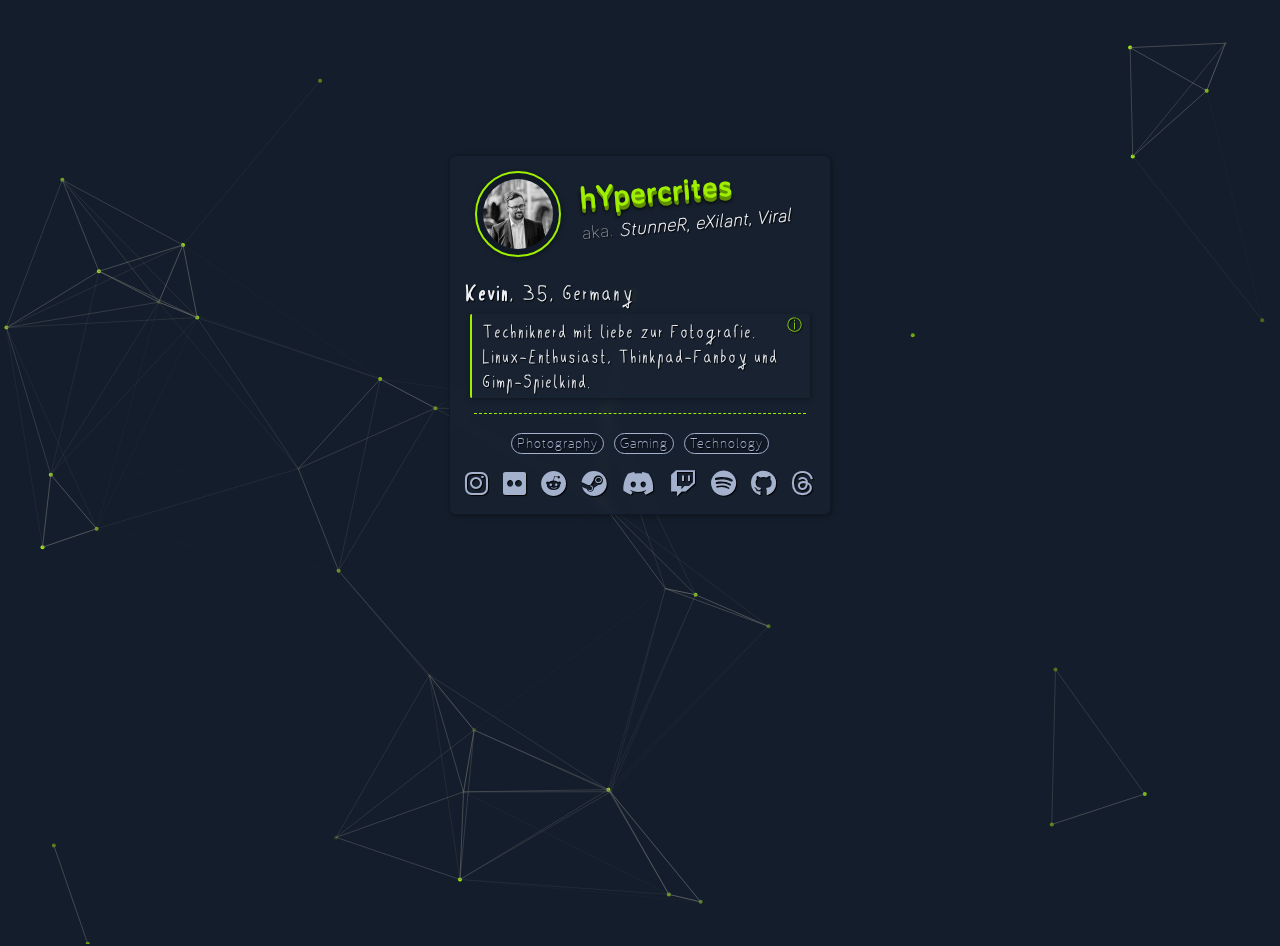
<file: index.html>
<!doctype html>
<html lang="de">
	<head>
		<meta charset="utf-8">
	        <meta name="description" content="hYpercrites.de enthält weiterführende Links zu meinen anderen Profilen.">
	        <meta name="viewport" content="width=device-width, initial-scale=1.0, shrink-to-fit=yes">
	        <meta property="og:image" content="https://hypercrites.github.io/img/preview.png">
	    	<meta property="og:type" content="website">
		<meta property="og:title" content="hYpercrites.de - StunneR | eXilant | Viral">
		<meta property="og:description" content="hYpercrites.de enthält weiterführende Links zu meinen anderen Profilen.">
	        <link rel="shortcut icon" href="img/mario.gif">
	        <link href="style/default.css" rel="stylesheet">
		<title>hYpercrites.de - Stunner | eXilant | Viral</title>
	        <base target="_blank">
	        <script src="js/background.js"></script>
	        <script>
		        console.clear();
		        console.log('SO geil ist der Quellcode nun wirklich nicht. :^\)')
	        </script>
	</head>

	<body>
        <div class="site">
        <div class="content">
            <div class="header">
                <img class="avatar" src="img/foto.jpg" alt="avatar">
                <div class="titel">
                    <p class="dreideh">hYpercrites</p><br>
                    aka. <p class="kursiv">StunneR, eXilant, Viral</p><br>
                </div>
            </div>
            <p class="handschrift"><br><b>Kevin</b>, 35, Germany</p><br>
            <p class="quote">Techniknerd mit liebe zur Fotografie.<br>
		    Linux-En­thu­si­ast, Thinkpad-Fanboy und Gimp-Spielkind.</p>
            <hr>
            <div class="tags"><p class="tag">Photography</p> <p class="tag">Gaming</p> <p class="tag">Technology</p></div><br>
            <div class="links"><a href="https://instagram.com/hypercrites" title="instagram"><i class="fa-brands fa-instagram"></i></a> 
                <a href="https://flickr.com/photos/hypercrites" title="flickr"><i class="fa-brands fa-flickr"></i></a> 
		<a href="https://reddit.com/user/hYpercrites" title="reddit"><i class="fa-brands fa-reddit"></i></a> 
                <a href="https://steamcommunity.com/id/hypercrites" title="steam"><i class="fa-brands fa-steam"></i></a> 
                <a href="https://discordapp.com/users/1019353875658047539" title="discord"><i class="fa-brands fa-discord"></i></a>
                <a href="https://twitch.tv/0xstunner" title="twitch"><i class="fa-brands fa-twitch"></i></a> 
                <a href="https://open.spotify.com/user/algdf5kzzuooq0gg5ax2vjg1v" title="spotify"><i class="fa-brands fa-spotify"></i></a>
		<a href="https://github.com/hypercrites" title="github"><i class="fa-brands fa-github"></i></a>
		<a href="https://threads.net/@hypercrites" title="threads"><i class="fa-brands fa-threads"></i></a>
            </div>
        </div>
        </div>
        <canvas id="nokey">
        <!-- <canvas id="nokey" width="400" height="400"> -->
            <!-- https://codepen.io/jkiss/pen/OVEeqK -->
            </canvas>
	</body>
</html>
</file>
<file: style/default.css>
/* Meine Schriftarten */
@import url(bariol-font.css);
@import url(handschrift-font.css);
@import url(webfonts/fontawesome-all.min.css);


/* Allgemeines Aussehen der Seite, 
das Farbschema habe ich mir von hackthebox gemopst.
*/
:root {
    --weiß: #eceff4;
    --grau: #a4b1cd;
    --blau: #141d2b;
    --hellblau: #1a2332;
    --dunkelblau: #111927;
    --highlight: #212a39;
    --grün: #9fef00;
    --normal: bariolregular, Arial, Helvetica, sans-serif;
    --leicht: bariollight, Arial, Helvetica, sans-serif;
    --fett: bariolbold, Arial, Helvetica, sans-serif;
    --kursiv: bariolitalic, Arial, Helvetica, sans-serif;
    --handschrift: Meine Handschrift, Arial, Helvetica, sans-serif;
    --titelschatten: 0px 1px 0px #609100, 0px 2px 0px #609100, 0px 3px 0px #609100, 0px 4px 0px #609100, 0px 5px 4px #000000;
    
}

body {
    background-color: var(--blau);
    color: var(--weiß);
    font-family: var(--normal), Arial, Helvetica, sans-serif;
    font-size: 18px;
    letter-spacing: 1px;
    text-shadow: 1px 1px 1px #000000;
    margin-top: -15px;
    margin-left: auto;
    margin-right: auto;
    line-height: 25px;
    padding-top: 20px;
    padding-bottom: 20px;
    overflow: hidden;
}

img.avatar {
    display: inline-block;
    vertical-align: middle;
    border: 2px solid var(--grün);
    background-color: var(--dunkelblau);
    border-radius: 100px;
    height: 70px;
    width: 70px;
    padding: 6px;
    object-fit: cover;
    box-shadow: 1px 1px 5px 0px #0000005b;
}

hr {
    max-width: 95%;
    border-top: 1px dashed var(--grün);
    border-bottom: none;
    border-left: none;
    border-right: none;
    margin-top: 15px;
    margin-bottom: 15px;
    box-shadow: var(--boxschatten);
}

::selection {
    color: var(--dunkelblau);
    background-color: var(--grün);
    text-shadow: none;
}

/* Schriftarten-Stile */ 
b, strong {
    font-family: var(--handschrift);
}

i, em {
    font-family: var(--kursiv);
}

i[class*="fa-brands"] {
    color: var(--grau);
    font-size: 26px;
}

i[class*="fa-brands"]:hover {
    color: var(--grün);
    cursor: pointer;
    font-size: 28px;
    word-spacing: 6px;
    margin: -2px;
    padding-left: 1px;
    padding-right: 1px;
}


/* Container-Spezifische Stile */
div.site {
    display: flex;
    justify-content: center;
}

div.content {
    background: #1a233280;
    backdrop-filter: blur(5px);
    display: block;
    margin-top: 150px;
    margin-bottom: 0px;
    position: fixed;
    width: 350px;
    min-width: 320px;
    border: 1px solid var(--dunkelblau);
    border-radius: 7px;
    box-shadow: 1px 1px 5px 0px #0000005b;
    padding: 15px;
    animation: onload 0.8s;
}

div.content:hover {
    border: 1px solid var(--grün);
}

div.header {
    width: 315px;
    padding-left: 10px;
}

div.titel {
    transform: rotate(-5deg);
    float:right;
    margin-top: -10px;
    padding-top: 10px;
    padding-left: 5px;
}

div.tags {
    margin-top: 10px;
    margin-bottom: -10px;
    text-align: center;
}

div.links {
    text-align: center;
    word-spacing: 8px;
}


/* Text-Styling */
p.handschrift {
    font-size: 26px;
    font-family: var(--handschrift);
    display: inline;
}

p.titel {
    font-size: 22px;
    font-family: var(--fett);
    display: inline-block;
    vertical-align: middle;
} 

p.dreideh {
    color: var(--grün);
    font-family: var(--fett);
    font-size: 32px;
    font-weight: bold;
    margin-top: 5px;
    margin-bottom: 10px;
    display: inline-block;
    vertical-align: middle;
    text-shadow: var(--titelschatten);
}

p.kursiv {
    color: var(--lila);
    font-style: italic;
    font-weight: bold;
    display: inline;
    text-shadow: var(--textschatten);
}

p.fett {
    font-family: var(--handschrift);
    font-weight: bold;
    letter-spacing: 1px;
    display: inline;
}

p.unterstrichen {
    text-decoration: underline var(--grün);
    display: inline;
}

p.tag {
    color: var(--grau);
    background-color: var(--dunkelblau);
    border: 1px solid var(--grau);
    font-size: 14px;
    font-family: var(--leicht);
    border-radius: 15px;
    margin-left: 2px;
    margin-right: 2px;
    padding-left: 5px;
    padding-right: 5px;
    padding-top: 0px;
    padding-bottom: 2px;
    display: inline;
}

p.tag:hover {
    color: var(--weiß);
    border: 1px solid var(--weiß);
    cursor: default;
}

p.quote {
    background-color: #1a233280;
    backdrop-filter: blur(5px);
    font-size: 22px;
    font-family: var(--handschrift);
    border-left: 2px solid var(--grün);
    border-right: none;
    border-top: none;
    border-bottom: none;
    border-radius: 2px;
    padding-left: 10px;
    padding-right: 2px;
    padding-top: 2px;
    padding-bottom: 2px;
    margin: 5px;
    box-shadow: 1px 1px 5px 0px #0000005b;
}

p.quote:before {
    content: "ⓘ";
    color: var(--grün);
    font-size: 15px;
    width: 100%;
    height: 100%;
    text-align: right;
    display: block;
    line-height: 10px;
    margin-top: 5px;
    margin-bottom: -10px;
    margin-left: -5px;
    opacity: 0.8;
}

/* Mobilgedöns */
@media all and (max-width: 750px) {
    div.site {
        display: block;
    }

    div.content {
        margin-top: 10px;
        margin-left: 5px;
        padding-right: 5px;
        width: 95%;
        min-width: 320px;
        border: 1px solid var(--grün);
    }

    i[class*="fa-brands"] {
        font-size: 36px;
    }
    
    i[class*="fa-brands"]:hover {
        font-size: 40px;
        margin: -4px;
        padding-left: 2px;
        padding-right: 2px;
    }
    
    p.handschrift {
      font-size: 35px;
    }

    p.quote {
      font-size: 28px;
    }

    p.tag {
      font-size: 16px;
    }

    
}


/* Animationen */
@keyframes onload {
    0% { transform: scale(0.1); opacity: 0; filter: blur(10px); }
    50% { transform: scale(1.1); opacity: 0.5; filter: blur(5px); }
    100% { transform: scale(1); opacity: 1; filter: blur(0px); }
}
</file>
